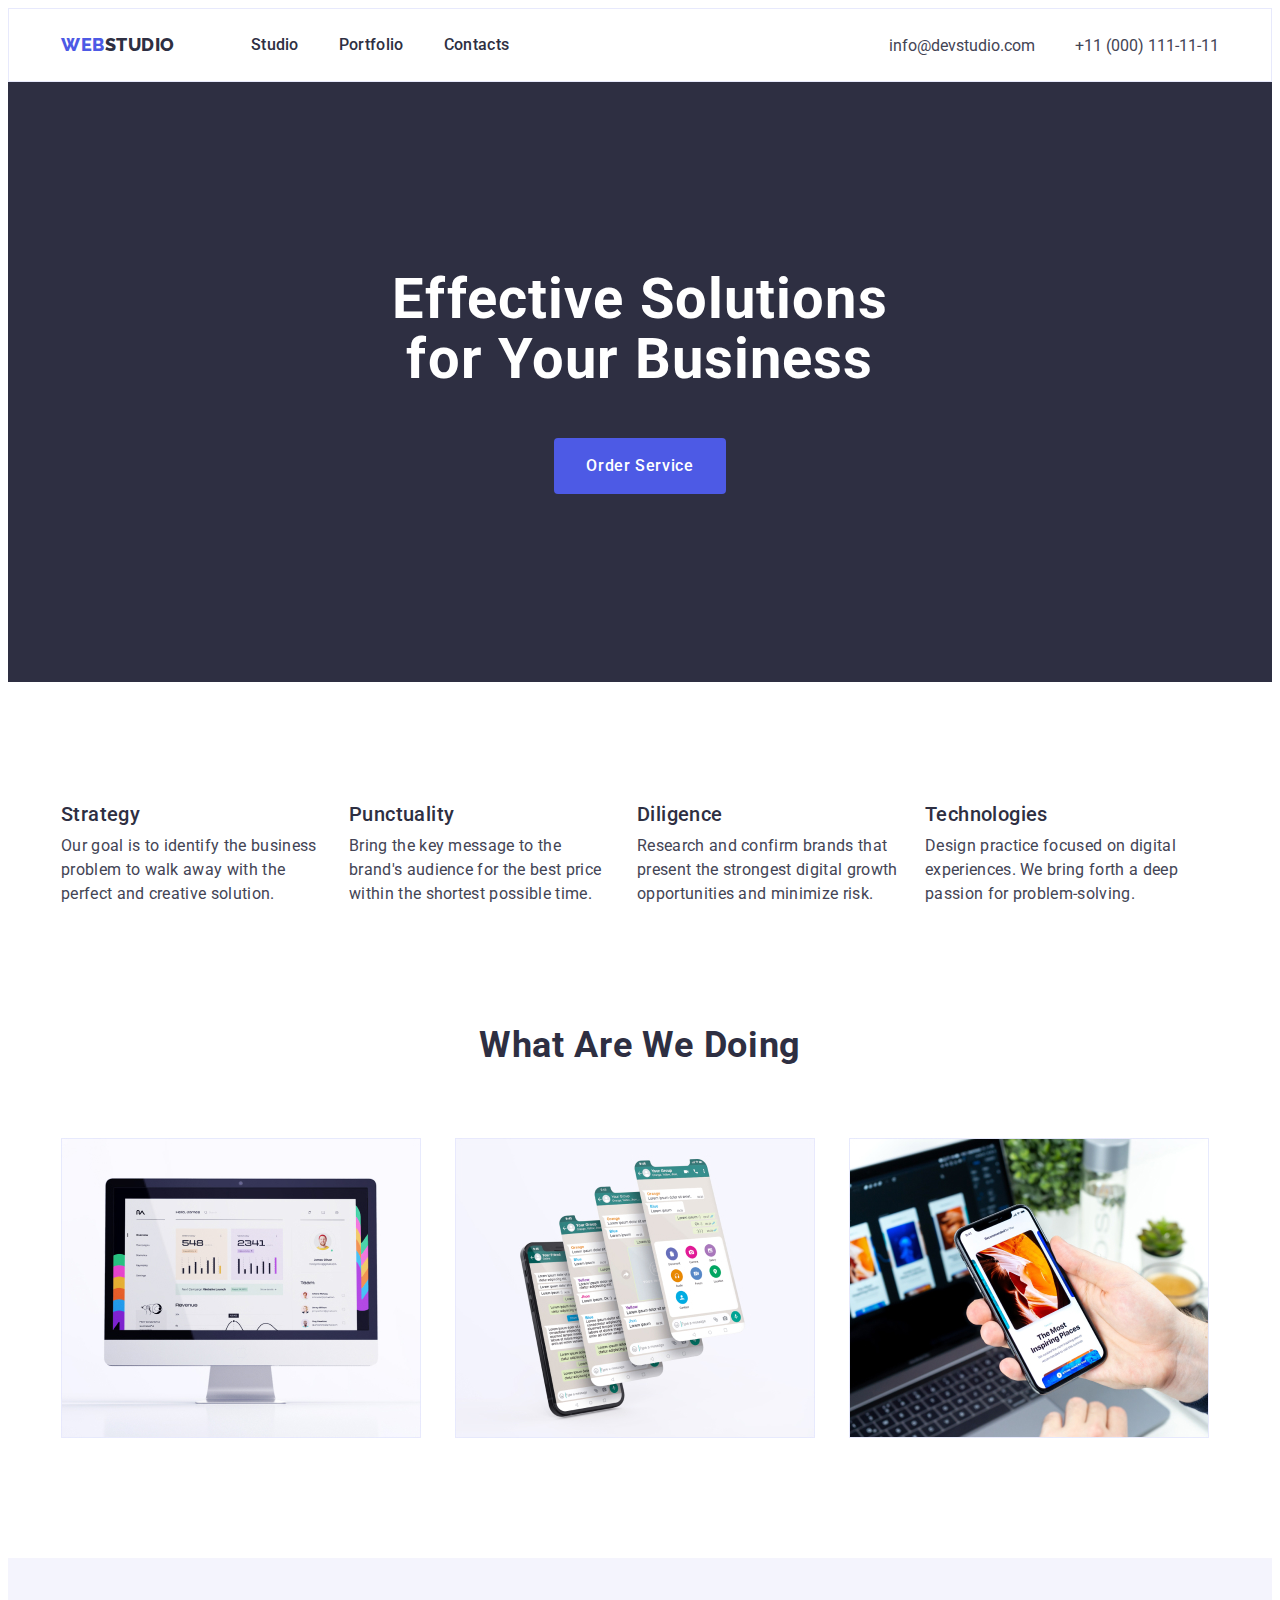
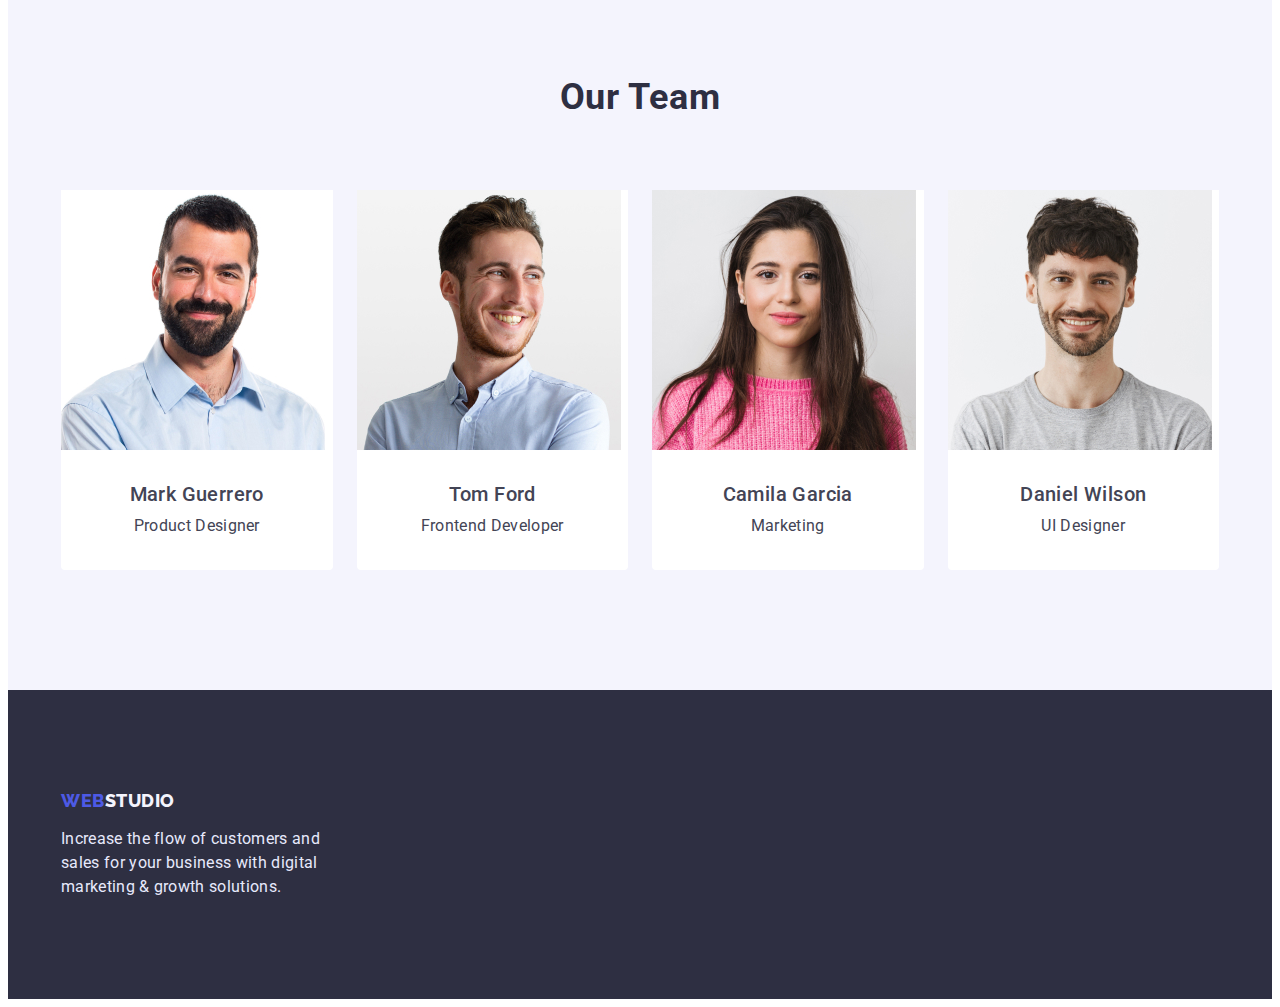
<file: index.html>
<!DOCTYPE html>
<html lang="en">

<head>
    <meta charset="UTF-8">
    <meta http-equiv="X-UA-Compatible" content="IE=edge">
    <meta name="viewport" content="width=device-width, initial-scale=1.0">
    <title>Document</title>
    <link rel="stylesheet" href="./css/styles.css" />
    <link rel="preconnect" href="https://fonts.googleapis.com">
    <link rel="preconnect" href="https://fonts.gstatic.com" crossorigin>
    <link
        href="https://fonts.googleapis.com/css2?family=Raleway:wght@800&family=Roboto:wght@400;500;700;900&display=swap"
        rel="stylesheet">
    <link rel="stylesheet" href="https://cdnjs.cloudflare.com/ajax/libs/modern-normalize/1.1.0/modern-normalize.min.css"
        integrity="sha512-wpPYUAdjBVSE4KJnH1VR1HeZfpl1ub8YT/NKx4PuQ5NmX2tKuGu6U/JRp5y+Y8XG2tV+wKQpNHVUX03MfMFn9Q=="
        crossorigin="anonymous" referrerpolicy="no-referrer" />
    <link rel="stylesheet" href="./css/styles.css" />
</head>

<body>
    <!-- HEADER -->
    <header class="header">

        <div class="container page-header-container">
            <nav class="nav-header">
                <a class="header-logo link " href="./index.html">Web<span class="logo-studio">Studio</span>
                </a>
                <ul class="menu list ">
                    <li class="menu-item">
                        <a class="menu-link link" href="./index.html">Studio</a>
                    </li>
                    <li class="menu-item">
                        <a class="menu-link link" href="./portfolio.html">Portfolio</a>
                    </li>
                    <li class="menu-item">
                        <a class="menu-link link" href="">Contacts</a>
                    </li>
                </ul>
            </nav>
            <address class="address">

                <ul class="address-list list">
                    <li class="address-item"><a class="address-mail link"
                            href="mailto:info@devstudio.com">info@devstudio.com</a>
                    </li>
                    <li class="address-item"><a class="address-tel link" href="tel:+110001111111">+11 (000)
                            111-11-11</a>
                    </li>

                </ul>
            </address>
        </div>
    </header>

    <main>
        <!-- HERO -->
        <section class="hero">

            <h1 class="hero-title-top">Effective Solutions
                for Your Business</h1>
            <button type="button" class="hero-btn">Order Service</button>

        </section>
        <!-- DESCRIPTION -->
        <section class="description">
            <div class="container description-container">
                <h2 class="description-title-hidden" hidden>features</h2>
                <ul class="description-list list">
                    <li class="description-item list">
                        <h3 class="description-title">Strategy</h3>
                        <p class="description-text">Our goal is to identify the business
                            problem to walk away with the perfect and creative solution.</p>
                    </li>
                    <li class="description-item list">
                        <h3 class="description-title">Punctuality</h3>
                        <p class="description-text">Bring the key message to the brand's audience for the best price
                            within
                            the
                            shortest possible
                            time.</p>
                    </li>
                    <li class="description-item list">
                        <h3 class="description-title">Diligence</h3>
                        <p class="description-text">Research and confirm brands that present the strongest digital
                            growth
                            opportunities and minimize
                            risk.</p>
                    </li>
                    <li class="description-item list">
                        <h3 class="description-title">Technologies</h3>
                        <p class="description-text">Design practice focused on digital experiences. We bring forth a
                            deep
                            passion for
                            problem-solving.</p>
                    </li>
                </ul>
            </div>
        </section>
        <!-- OUR SKILLS -->
        <section class="skills">
            <div class="container container-skills">
                <h2 class="title-skills">What are we doing</h2>
                <ul class="skills-list list">
                    <li class="skills-item list">
                        <img src="./images/statistics.jpg" alt="statistics" width="360" height="300">
                    </li>
                    <li class="skills-item list">
                        <img src="./images/messendger.jpg" alt="messendger" width="360" height="300">
                    </li>
                    <li class="skills-item list">
                        <img src="./images/phone.jpg" alt="phone" width="360" height="300">
                    </li>
                </ul>
            </div>
        </section>
        <!-- OUR TEAM -->
        <section class="about">
            <div class="container container-team">
                <h2 class="about-title">Our Team</h2>
                <ul class="about-list list">
                    <li class="about-item ">
                        <img src="./images1/mark-guerrero.jpg" alt="foto" width="264" height="260">
                        <div class="team-text">
                            <h3 class="about-title-top">Mark Guerrero</h3>
                            <p class="about-text">Product Designer</p>
                        </div>
                    </li>
                    <li class="about-item list">
                        <img src="./images1/tom-ford.jpg" alt="foto" width="264" height="260">
                        <div class="team-text">
                            <h3 class="about-title-top">Tom Ford</h3>
                            <p class="about-text">Frontend Developer</p>
                        </div>
                    </li>
                    <li class="about-item list">
                        <img src="./images1/camila-garcia.jpg" alt="foto" width="264" height="260">
                        <div class="team-text">
                            <h3 class="about-title-top">Camila Garcia</h3>
                            <p class="about-text">Marketing</p>
                        </div>
                    </li>
                    <li class="about-item list">
                        <img src="./images1/daniel-wilson.jpg" alt="foto" width="264" height="260">
                        <div class="team-text">
                            <h3 class="about-title-top">Daniel Wilson</h3>
                            <p class="about-text">UI Designer</p>
                        </div>
                    </li>
                </ul>
            </div>
        </section>
    </main>
    <!-- FOOTER -->
    <footer class="footer">
        <div class="container footer-container">
            <a class="footer-logo link " href="./index.html">Web<span class="logo-studio">Studio</span>
            </a>
            <p class="footer-text">Increase the flow of customers and sales for your business with digital marketing
                &
                growth solutions.</p>
        </div>
    </footer>
</body>

</html>
</file>
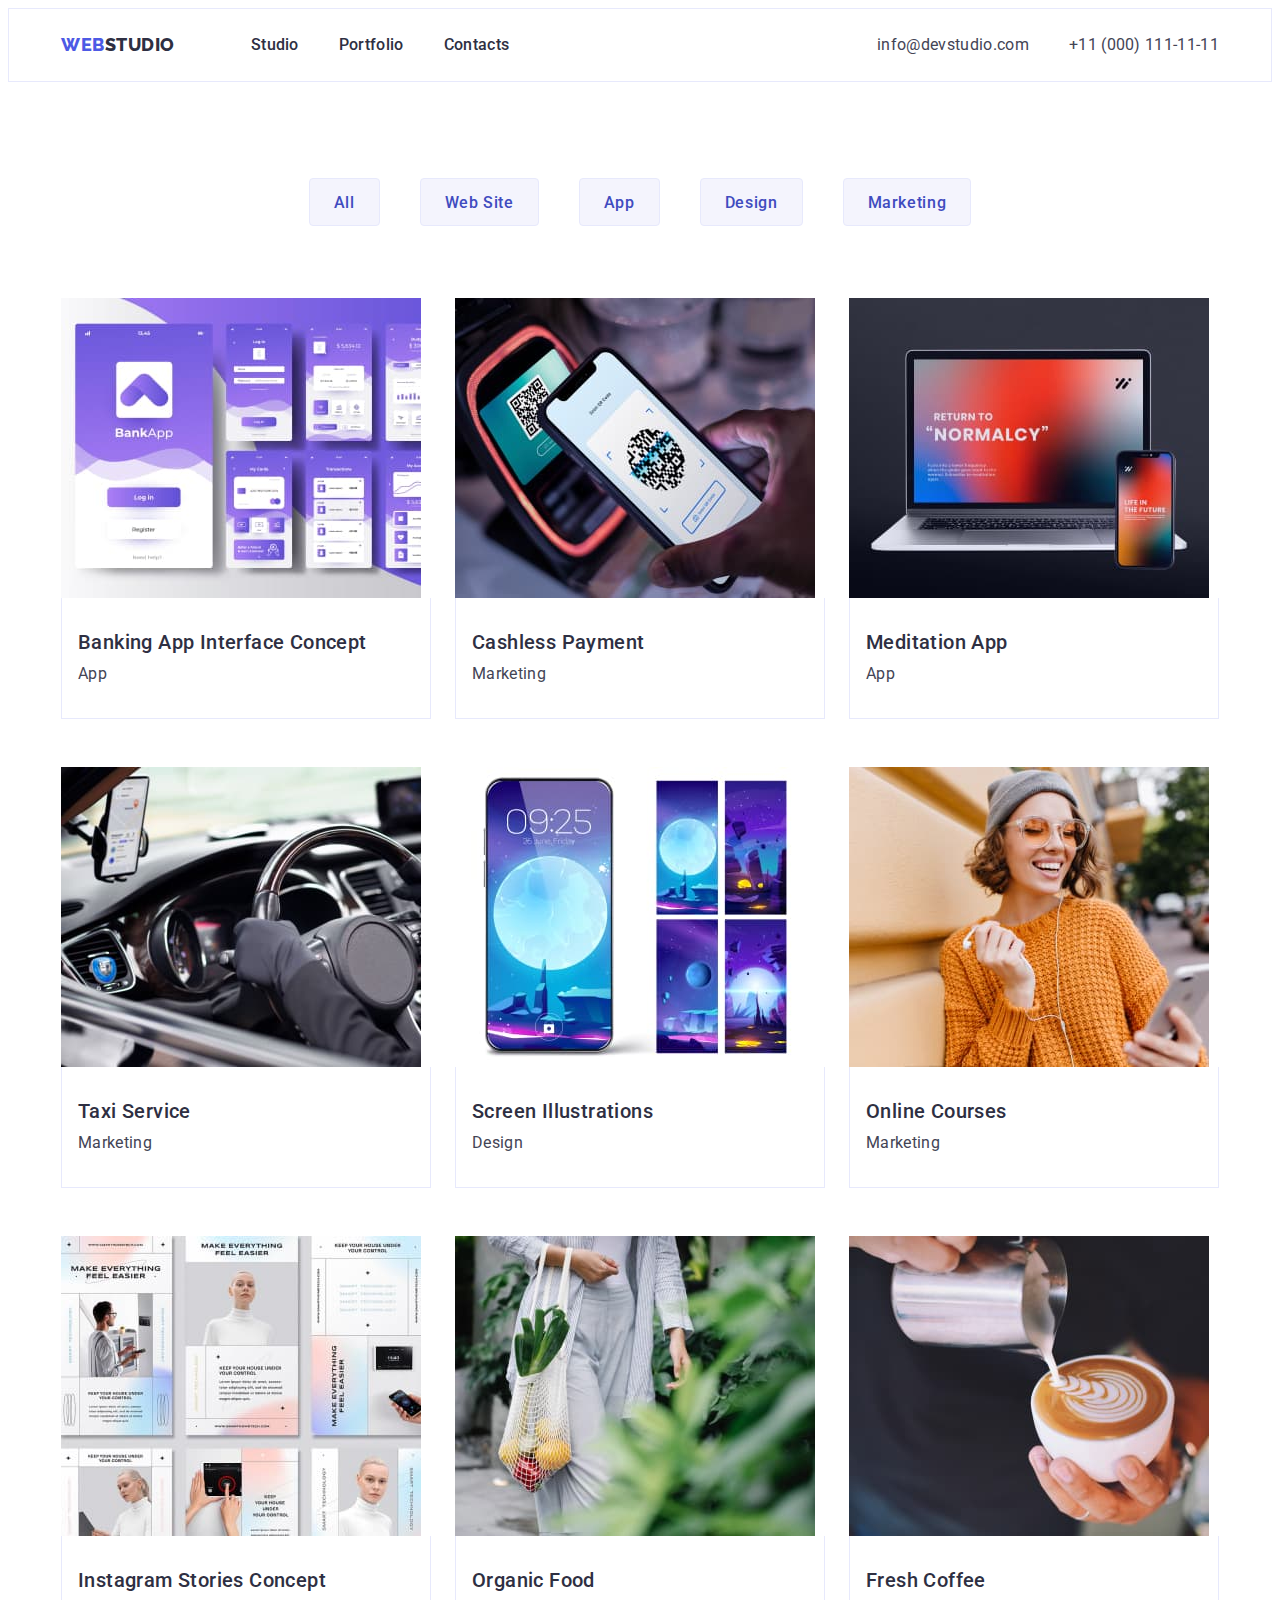
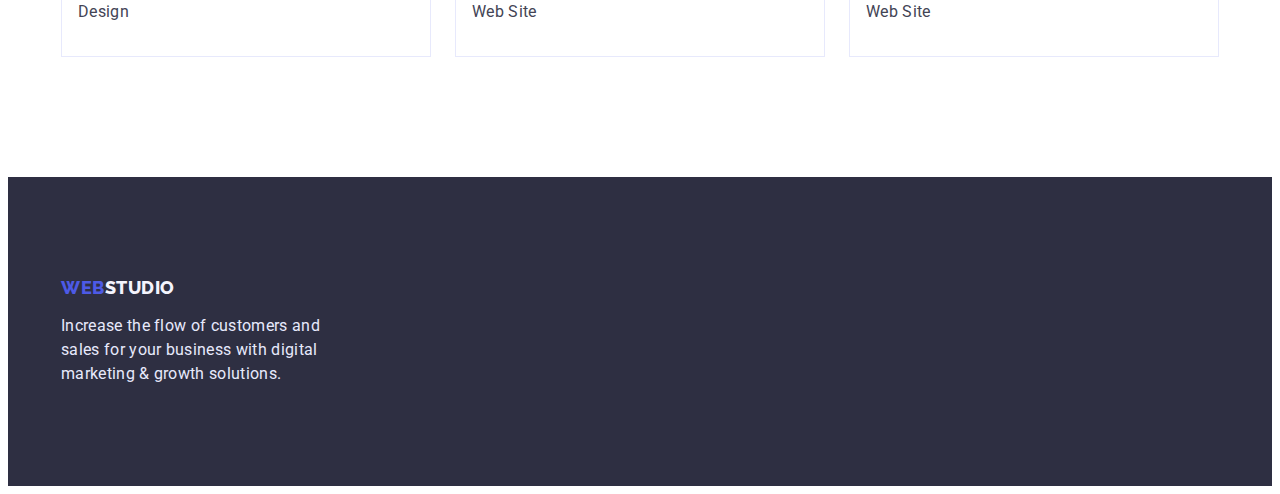
<file: portfolio.html>
<!DOCTYPE html>
<html lang="en">

<head>
    <meta charset="UTF-8">
    <meta http-equiv="X-UA-Compatible" content="IE=edge">
    <meta name="viewport" content="width=device-width, initial-scale=1.0">
    <title>Portfolio</title>
    <link rel="stylesheet" href="./css/styles.css" />
    <link rel="preconnect" href="https://fonts.googleapis.com">
    <link rel="preconnect" href="https://fonts.gstatic.com" crossorigin>
    <link
        href="https://fonts.googleapis.com/css2?family=Raleway:wght@800&family=Roboto:wght@400;500;700;900&display=swap"
        rel="stylesheet">
    <link rel="stylesheet" href="https://cdnjs.cloudflare.com/ajax/libs/modern-normalize/1.1.0/modern-normalize.min.css"
        integrity="sha512-wpPYUAdjBVSE4KJnH1VR1HeZfpl1ub8YT/NKx4PuQ5NmX2tKuGu6U/JRp5y+Y8XG2tV+wKQpNHVUX03MfMFn9Q=="
        crossorigin="anonymous" referrerpolicy="no-referrer" />
    <link rel="stylesheet" href="./css/styles.css" />
</head>

<body>
    <!-- HEADER -->
    <header class="header">
        <div class="container page-header-container">
            <nav class="nav-header">
                <a class="header-logo link " href="./index.html">Web<span class="logo-studio">Studio</span>
                </a>
                <ul class="menu list ">
                    <li class="menu-item">
                        <a class="menu-link link" href="./index.html">Studio</a>
                    </li>
                    <li class="menu-item">
                        <a class="menu-link link" href="./portfolio.html">Portfolio</a>
                    </li>
                    <li class="menu-item">
                        <a class="menu-link link" href="">Contacts</a>
                    </li>
                </ul>
            </nav>
            <address class="address header-address">
                <ul class="address-list list">
                    <li class="address-item"><a class="address-mail link"
                            href="mailto:info@devstudio.com">info@devstudio.com</a>
                    </li>
                    <li class="address-item"><a class="address-tel link" href="tel:+110001111111">+11 (000)
                            111-11-11</a>
                    </li>
                </ul>
            </address>
        </div>
    </header>
    <main>
        <!-- BUTTON -->
        <section class="section-button list">
            <div class="container">
                <h1 class="visually-hidden" hidden>button</h1>
                <ul class="menu list portfolio-list">
                    <li class="menu-item">
                        <button class="menu-button" type="button">All</button>
                    </li>
                    <li class="menu-item">
                        <button class="menu-button" type="button">Web Site</button>
                    </li>
                    <li class="menu-item">
                        <button class="menu-button" type="button">App</button>
                    </li>
                    <li class="menu-item">
                        <button class="menu-button" type="button">Design</button>
                    </li>
                    <li class="menu-item">
                        <button class="menu-button" type="button">Marketing</button>
                    </li>
                </ul>

                <!-- GALLERY -->

                <ul class="gallery-list list">
                    <li class="gallery-item"><a class="link" href="">
                            <img src="./images_/banking-app-interface.jpg" alt="Banking App Interface Concept"
                                width="360" height="300">
                            <div class="text-description-gallery">
                                <h2 class="gallery-title">Banking App Interface Concept</h2>
                                <p class="gallery-text">App</p>
                            </div>
                        </a>
                    </li>

                    <li class="gallery-item"><a class="link" href="">
                            <img src="./images_/cashless-payment.jpg" alt="Cashless Payment" width="360" height="300">
                            <div class="text-description-gallery">
                                <h2 class="gallery-title">Cashless Payment</h2>
                                <p class="gallery-text">Marketing</p>
                            </div>
                        </a>
                    </li>
                    <li class="gallery-item"><a class="link" href="">
                            <img src="./images_/meditaion-app.jpg" alt="Meditation App" width="360" height="300">
                            <div class="text-description-gallery">
                                <h2 class="gallery-title">Meditation App</h2>
                                <p class="gallery-text">App</p>
                            </div>
                        </a>
                    </li>

                    <li class="gallery-item"><a class="link" href="">
                            <img src="./images_/taxi-service.jpg" alt="Taxi Service" width="360" height="300">
                            <div class="text-description-gallery">
                                <h2 class="gallery-title">Taxi Service</h2>
                                <p class="gallery-text">Marketing</p>
                            </div>
                        </a>
                    </li>
                    <li class="gallery-item"><a class="link" href="">
                            <img src="./images_/screen-illustrations.jpg" alt="Screen Illustrations" width="360"
                                height="300">
                            <div class="text-description-gallery">
                                <h2 class="gallery-title">Screen Illustrations</h2>
                                <p class="gallery-text">Design</p>
                            </div>
                        </a>
                    </li>
                    <li class="gallery-item"><a class="link" href="">
                            <img src="./images_/online-courses.jpg" alt="Online Courses" width="360" height="300">
                            <div class="text-description-gallery">
                                <h2 class="gallery-title">Online Courses</h2>
                                <p class="gallery-text">Marketing</p>
                            </div>
                        </a>
                    </li>
                    <li class="gallery-item"><a class="link" href="">
                            <img src="./images_/instagram-stories.jpg" alt="Instagram Stories Concept" width="360"
                                height="300">
                            <div class="text-description-gallery">
                                <h2 class="gallery-title">Instagram Stories Concept</h2>
                                <p class="gallery-text">Design</p>
                            </div>
                        </a>
                    </li>
                    <li class="gallery-item"><a class="link" href="">
                            <img src="./images_/organic-food.jpg" alt="Organic Food" width="360" height="300">
                            <div class="text-description-gallery">
                                <h2 class="gallery-title">Organic Food</h2>
                                <p class="gallery-text">Web Site</p>
                            </div>
                        </a>
                    </li>
                    <li class="gallery-item"><a class="link" href="">
                            <img src="./images_/fresh-coffee.jpg" alt="Fresh Coffee" width="360" height="300">
                            <div class="text-description-gallery">
                                <h2 class="gallery-title">Fresh Coffee</h2>
                                <p class="gallery-text">Web Site </p>
                            </div>
                        </a>
                    </li>
                </ul>
            </div>
        </section>
    </main>


    <!-- FOOTER -->
    <footer class="footer">
        <div class="container">
            <a class="footer-logo link " href="./index.html">Web<span class="logo-studio">Studio</span>
            </a>
            <p class="footer-text">Increase the flow of customers and sales for your business with digital marketing &
                growth solutions.</p>
        </div>
    </footer>
</body>

</html>
</file>
<file: css/styles.css>
:root {
  --primary-brand-color: #4d5ae5;
  --pressed-state-color: #404bbf;
  --dark-color: #2e2f42;
  --color-green: #31d0aa;
  --text-color: #434455;
  --subtle-text-color: #8e8f99;
  --accent-color: #e7e9fc;
  --light-color: #f4f4fd;
  --modal-overlay-color: #2e2f42;
  --hero-backround-color: #2e2f42;
  --title-color: #ffffff;
}
p,
h1,
h2,
h3,
h4,
h5,
h6 {
  margin-top: 0;
  margin-bottom: 0;
}
ul,
ol {
  padding-left: 0;
  margin-top: 0;
  margin-bottom: 0;
}

button {
  cursor: pointer;
}
address {
  font-style: normal;
}
body {
  font-family: "Roboto", sans-serif;
  font-style: normal;
  color: var(--text-color);
}
img {
  display: block;
  max-width: 100%;
  height: auto;
}
.list {
  list-style: none;
}
.link {
  text-decoration: none;
}
/*==============HEADER============== */
.container {
  width: 1158px;
  margin-left: auto;
  margin-right: auto;
  padding-left: 15px;
  padding-right: 15px;
}
.page-header-container {
  display: flex;
  align-items: center;
  justify-content: space-between;
}
.nav-header {
  display: flex;
  align-items: center;
}
.menu {
  display: flex;
  align-items: center;
}
.address-list {
  display: flex;
  align-items: center;
}

.header-logo {
  margin-right: 76px;
}
.header {
  padding-top: 24px;
  padding-bottom: 24px;
  border: 1px solid var(--accent-color);
}
.header .menu-link {
  font-weight: 500;
  font-size: 16px;
  line-height: 1.5;
  letter-spacing: 0.02em;
  color: var(--dark-color);
}
.menu-item:not(:last-child) {
  margin-right: 40px;
}
.menu-link:hover,
.menu-link:focus {
  color: var(--pressed-state-color);
}
.address-mail,
.address-tel {
  color: var(--text-color);
}
.address-item:not(:last-child) {
  margin-right: 40px;
}
.header-address {
  font-style: normal;
  font-weight: 400;
  font-size: 16px;
  line-height: 1.5;
  letter-spacing: 0.02em;
  color: var(--text-color);
}
.address-mail:hover,
.address-mail:focus {
  color: var(--pressed-state-color);
}
.address-tel:hover,
.address-tel:focus {
  color: var(--pressed-state-color);
}
.header-logo {
  font-family: "Raleway", sans-serif;
  font-weight: 800;
  font-size: 18px;
  line-height: 1.17;
  letter-spacing: 0.03em;
  text-transform: uppercase;
  color: var(--primary-brand-color);
}
.header-logo .logo-studio {
  font-family: "Raleway", sans-serif;
  font-weight: 800;
  font-size: 18px;
  line-height: 1.17;
  letter-spacing: 0.03em;
  text-transform: uppercase;
  color: var(--dark-color);
}
/*==============/HEADER============== */
/* ===============HERO=============== */
.hero {
  background-color: var(--dark-color);
  padding-top: 188px;
  padding-bottom: 188px;
  text-align: center;
}
.hero-title-top {
  font-size: 56px;
  line-height: 1.07;
  letter-spacing: 0.02em;
  color: var(--title-color);
  margin-bottom: 48px;

  width: 496px;
  margin: 0 auto;
  margin-bottom: 48px;
  text-align: center;
}
.hero-btn {
  font-weight: 500;
  font-size: 16px;
  line-height: 1.5;
  font-family: inherit;
  letter-spacing: 0.04em;
  color: var(--title-color);
  background: var(--primary-brand-color);
  min-width: 169px;
  height: 56px;
  border: none;
  padding: 16px 32px;
  border-radius: 4px;
}
.hero-btn:hover,
.hero-btn:focus {
  background: var(--pressed-state-color);
}
/* ===============/HERO=============== */
/* ===================DESCRIPTION=================== */
.description {
  padding-top: 120px;
  padding-bottom: 120px;
}

.description-title-hidden {
  background-color: var(--title-color);
}
.description-list {
  display: flex;
  gap: 24px;
}
.description-item {
  width: 264px;
}

.description-title {
  font-weight: 500;
  font-size: 20px;
  line-height: 1.2;
  letter-spacing: 0.02em;
  color: var(--dark-color);
}

.description-text {
  font-size: 16px;
  line-height: 1.5;
  letter-spacing: 0.02em;
  color: var(--text-color);
  margin-top: 8px;
}
/* ===================/DESCRIPTION=================== */
/* ===================OUR SKILLS=================== */
.skills {
  padding-bottom: 120px;
}
.title-skills {
  font-size: 36px;
  line-height: 1.11;
  text-align: center;
  letter-spacing: 0.02em;
  color: var(--dark-color);
  text-transform: capitalize;
  margin-bottom: 72px;
}
.skills-list {
  display: flex;
  gap: 24px;
}
.skills-item {
  width: calc((100% - 2 * 24px) / 3);
}
/* ===================/OUR SKILLS=================== */

/* ===================OUR TEAM=================== */
.about {
  background-color: var(--light-color);
  padding-bottom: 120px;
  padding-top: 120px;
}
.about-title {
  font-size: 36px;
  line-height: 1.11;
  text-align: center;
  letter-spacing: 0.02em;
  text-transform: capitalize;
  color: var(--dark-color);
  margin-bottom: 72px;
}
.about-list {
  display: flex;
  gap: 24px;
}
.about-item {
  background-color: var(--title-color);
  width: calc((100% - 3 * 24px) / 4);
  border-radius: 0px 0px 4px 4px;
}

.about-title-top {
  font-weight: 500;
  font-size: 20px;
  line-height: 1.2;
  letter-spacing: 0.02em;
  color: radius var(--dark-color);
}
.about-text {
  font-size: 16px;
  line-height: 1.5;
  letter-spacing: 0.02em;
  color: var(--text-color);
  margin-top: 8px;
}
.team-text {
  padding: 32px 16px;
  text-align: center;
}
/* ===================/OUR TEAM=================== */

/*====================PORTFOLIO BUTTON====================*/
.section-button {
  padding-top: 96px;
  padding-bottom: 120px;
}
.visually-hidden {
  position: absolute;
  white-space: nowrap;
  width: 1px;
  height: 1px;
  overflow: hidden;
  border: 0;
  padding: 0;
  clip: rect(0 0 0 0);
  clip-path: inset(50%);
  margin: -1px;
}

.portfolio-list {
  display: flex;
  flex-direction: row;
  justify-content: center;
  align-items: center;
  text-transform: none;
}
.menu-button {
  font-family: inherit;
  height: 48px;
  border: 1px solid #e7e9fc;
  border-radius: 4px;
  font-weight: 500;
  font-size: 16px;
  line-height: 1.5;
  letter-spacing: 0.04em;
  color: var(--pressed-state-color);
  cursor: pointer;
  padding: 12px 24px;
  background: var(--light-color);
}

.menu-button:hover,
.menu-button:focus {
  color: var(--light-color);
  background-color: var(--pressed-state-color);
  border-color: transparent;
}
/*====================/PORTFOLIO BUTTON====================*/

/*====================PORTFOLIO GALLERY====================*/
.gallery-list {
  display: flex;
  flex-wrap: wrap;
  column-gap: 24px;
  row-gap: 48px;
  margin-top: 72px;
}
.gallery-item {
  width: calc((100% - 2 * 24px) / 3);
}

.gallery-title {
  font-weight: 500;
  font-size: 20px;
  line-height: 1.2;
  letter-spacing: 0.02em;
  color: var(--dark-color);
}
.gallery-text {
  font-size: 16px;
  line-height: 1.5;
  letter-spacing: 0.02em;
  color: var(--text-color);
  margin-top: 8px;
}
.text-description-gallery {
  padding-top: 32px;
  padding-bottom: 32px;
  padding-left: 16px;
  padding-right: 16px;
  border-bottom: 1px solid var(--accent-color);
  border-left: 1px solid var(--accent-color);
  border-right: 1px solid var(--accent-color);
}
/* ================FOOTER ================ */
.footer {
  background-color: var(--dark-color);
  padding-top: 100px;
  padding-bottom: 100px;
}

.footer-logo {
  font-family: "Raleway", sans-serif;
  font-weight: 800;
  font-size: 18px;
  line-height: 1.17;
  letter-spacing: 0.03em;
  text-transform: uppercase;
  color: var(--primary-brand-color);
}
.footer-logo .logo-studio {
  font-family: "Raleway", sans-serif;
  font-weight: 800;
  font-size: 18px;
  line-height: 1.17;
  letter-spacing: 0.03em;
  text-transform: uppercase;
  color: var(--light-color);
}
.footer-text {
  font-size: 16px;
  line-height: 1.5;
  letter-spacing: 0.02em;
  width: 264px;
  margin-top: 16px;
  color: var(--accent-color);
}
</file>
